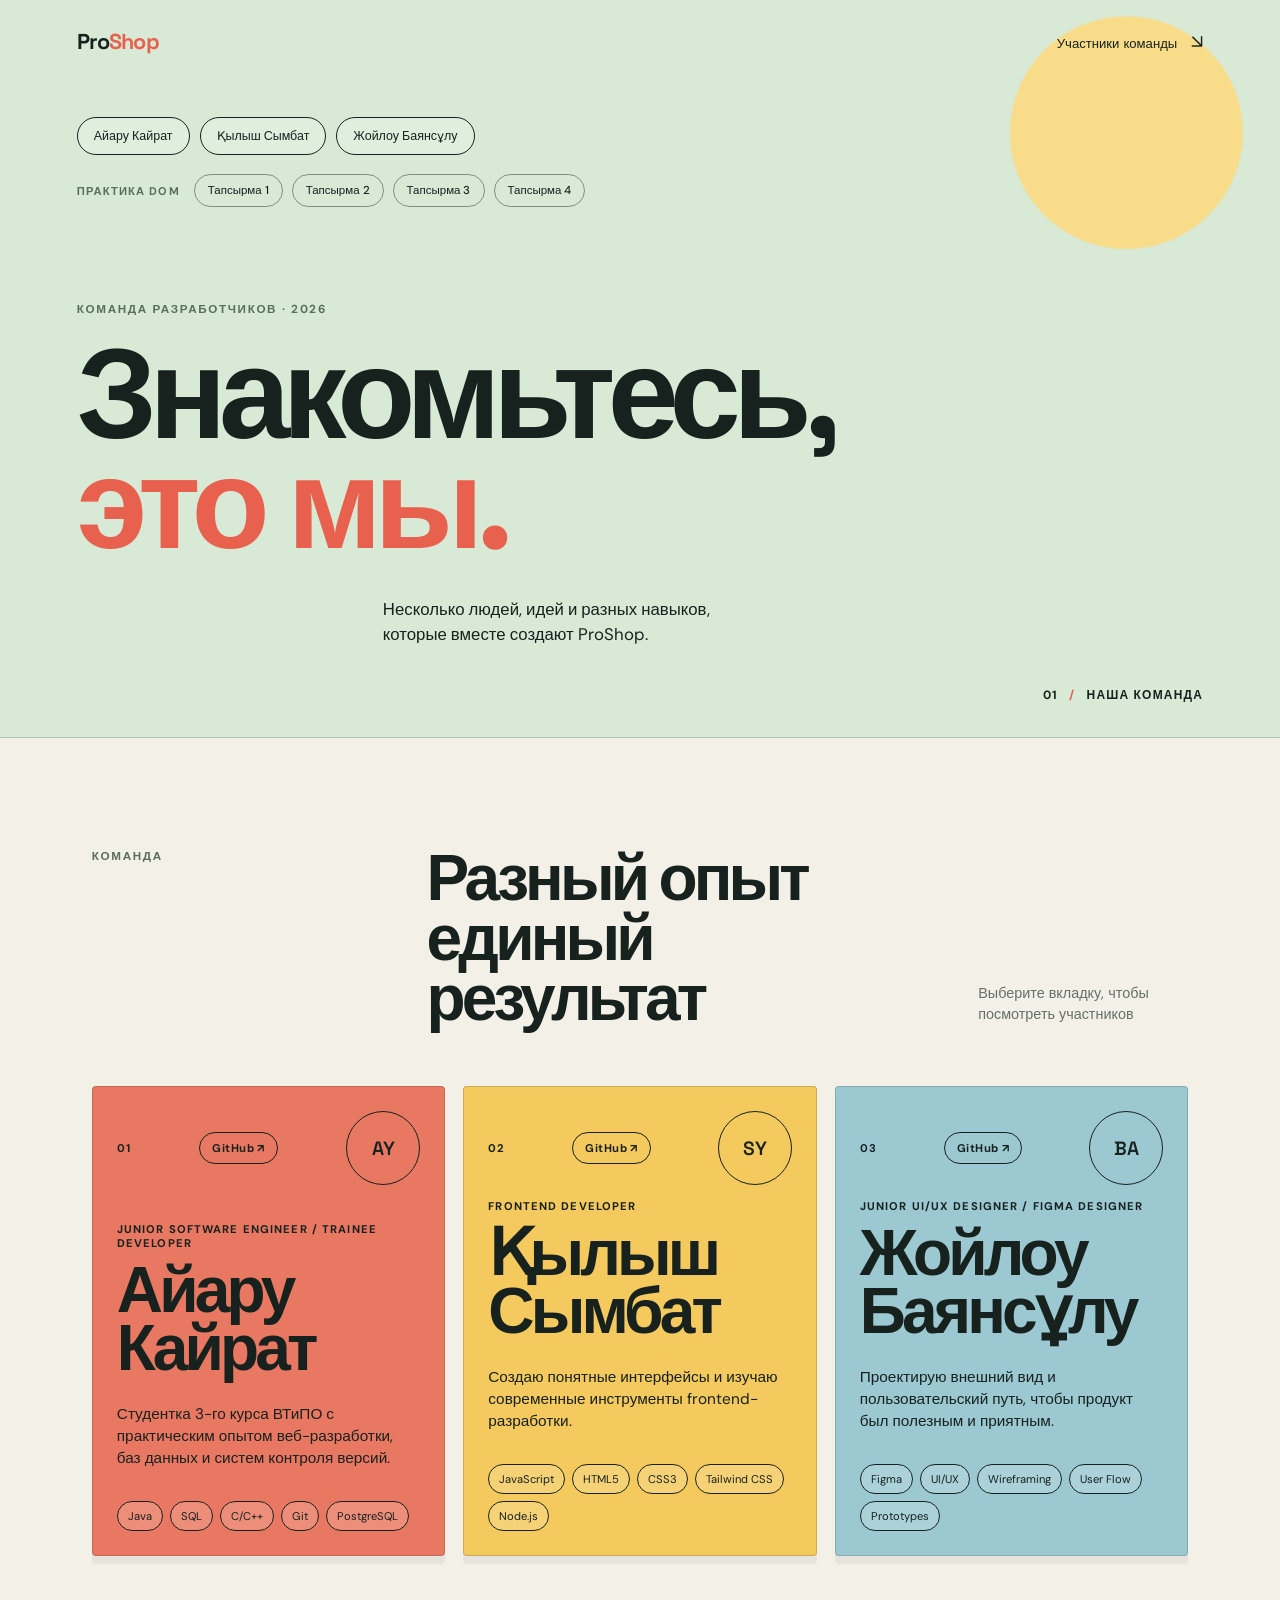
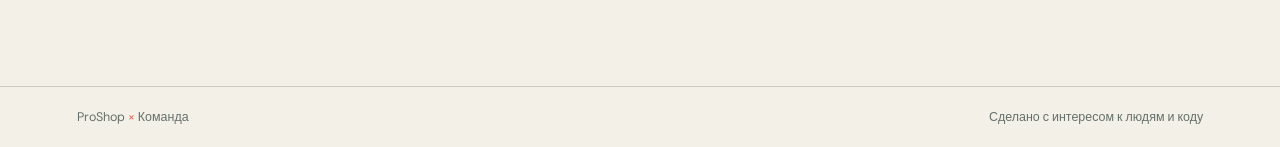
<file: index.html>
<!DOCTYPE html>
<html lang="ru">
<head>
    <meta charset="UTF-8">
    <meta name="viewport" content="width=device-width, initial-scale=1.0">
    <meta name="description" content="Страница-портфолио участников команды ProShop">
    <title>Наша команда | ProShop</title>
    <link rel="preconnect" href="https://fonts.googleapis.com">
    <link rel="preconnect" href="https://fonts.gstatic.com" crossorigin>
    <link href="https://fonts.googleapis.com/css2?family=DM+Sans:wght@400;500;700&family=Space+Grotesk:wght@500;600;700&display=swap" rel="stylesheet">
    <link rel="stylesheet" href="styles.css?v=counts-2">
</head>
<body>
    <header class="hero">
        <nav class="navigation" aria-label="Основная навигация">
            <a class="logo" href="./index.html">Pro<span>Shop</span></a>
            <a class="nav-link" href="#team">Участники команды <span>↘</span></a>
        </nav>
        <nav id="member-tabs" class="member-tabs" aria-label="Резюме участников"></nav>
        <nav id="task-tabs" class="task-tabs" aria-label="Учебные задания">
            <span class="tabs-label">Практика DOM</span>
            <button class="task-tab" type="button" data-task="task-1">Тапсырма 1</button>
            <button class="task-tab" type="button" data-task="task-2">Тапсырма 2</button>
            <button class="task-tab" type="button" data-task="task-3">Тапсырма 3</button>
            <button class="task-tab" type="button" data-task="task-4">Тапсырма 4</button>
        </nav>
        <div class="hero-content">
            <p class="eyebrow">Команда разработчиков · 2026</p>
            <h1>Знакомьтесь,<br><em>это мы.</em></h1>
            <p class="intro">Несколько людей, идей и разных навыков, которые вместе создают ProShop.</p>
        </div>
        <div class="hero-note">01 <span>/</span> Наша команда</div>
    </header>

    <main id="team" class="team-section">
        <div class="section-heading">
            <p class="eyebrow">Команда</p>
            <h2>Разный опыт<br>единый результат</h2>
            <p class="section-description">Выберите вкладку, чтобы посмотреть участников</p>
        </div>


        <div id="team-list" class="team-list" aria-live="polite"></div>
    </main>

    <main id="resume-view" class="resume-main" hidden aria-live="polite"></main>
    <main id="tasks-view" class="resume-main tasks-main" hidden aria-live="polite"></main>

    <footer class="footer">
        <p>ProShop <span>×</span> Команда</p>
        <p>Сделано с интересом к людям и коду</p>
    </footer>

    <script type="module" src="team.js?v=counts-3"></script>
</body>
</html>
</file>
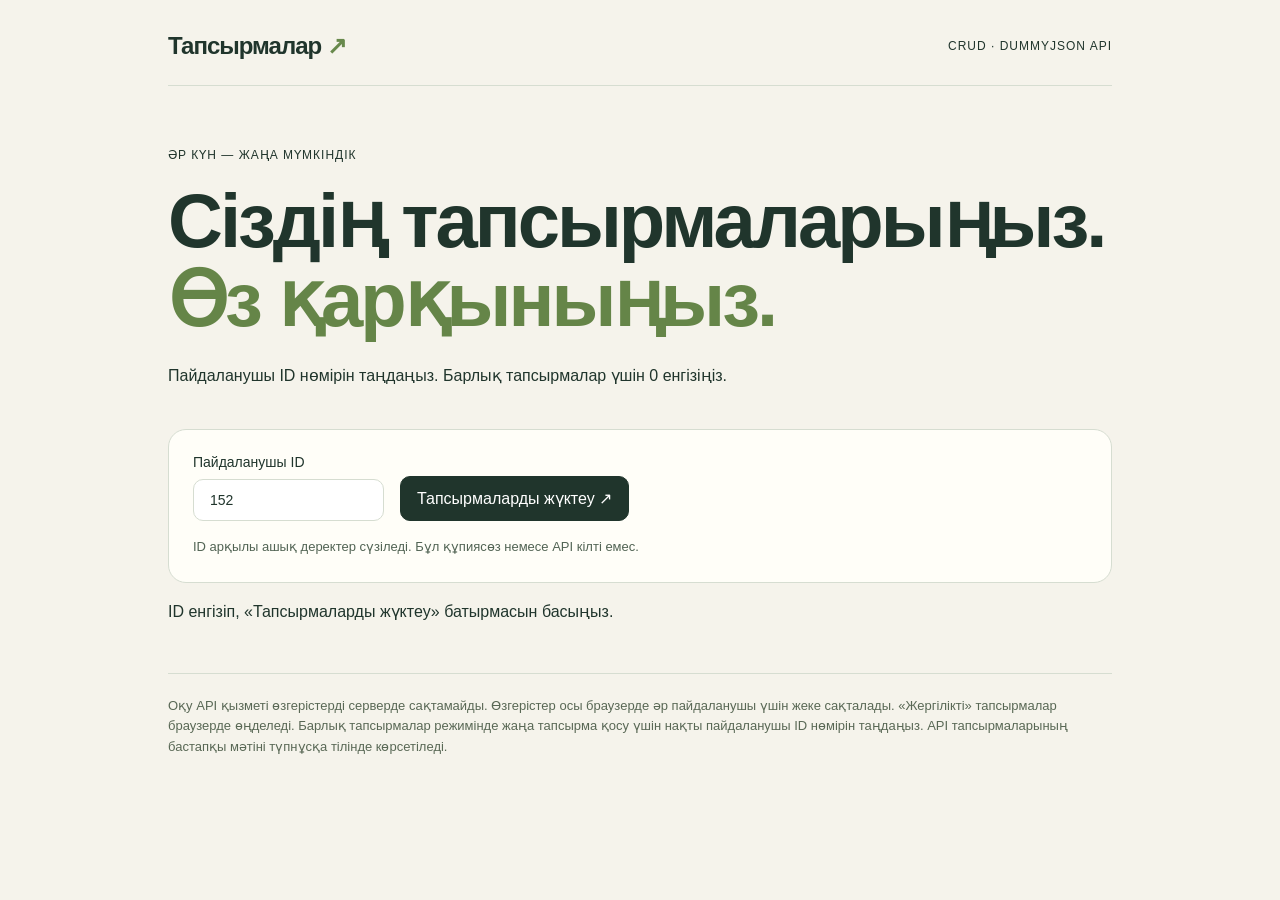
<file: todo-tracker/index.html>
<!DOCTYPE html>
<html lang="kk">
<head>
    <meta charset="UTF-8">
    <meta name="viewport" content="width=device-width, initial-scale=1">
    <title>Тапсырмалар тақтасы</title>
    <link rel="stylesheet" href="styles.css">
    <script src="app.js" defer></script>
</head>
<body>
    <main>
        <header><span class="brand">Тапсырмалар <span>↗</span></span><span class="tag">CRUD · DummyJSON API</span></header>
        <section class="intro"><p class="eyebrow">Әр күн — жаңа мүмкіндік</p><h1>Сіздің тапсырмаларыңыз.<br><span>Өз қарқыныңыз.</span></h1><p>Пайдаланушы ID нөмірін таңдаңыз. Барлық тапсырмалар үшін 0 енгізіңіз.</p></section>
        <form id="user-form" class="panel user-panel">
            <label>Пайдаланушы ID<input id="user-id" type="number" min="0" max="9007199254740991" step="1" value="152" required></label>
            <button type="submit">Тапсырмаларды жүктеу ↗</button>
            <p>ID арқылы ашық деректер сүзіледі. Бұл құпиясөз немесе API кілті емес.</p>
        </form>
        <p id="message" role="status" aria-live="polite">ID енгізіп, «Тапсырмаларды жүктеу» батырмасын басыңыз.</p>
        <section id="workspace" hidden>
            <div class="heading"><h2 id="owner"></h2><span id="stats"></span></div>
            <progress id="progress" max="1" value="0" aria-label="Орындалған тапсырмалар"></progress>
            <button id="open-add-dialog" type="button">Жаңа тапсырма қосу ＋</button>
            <div class="list-controls">
                <label class="filter">Сұрыптау <select id="sort">
                    <option value="default">Бастапқы рет</option>
                    <option value="az">Әліпби бойынша (А → Я)</option>
                    <option value="za">Әліпби бойынша (Я → А)</option>
                    <option value="user">Пайдаланушы ID бойынша</option>
                    <option value="open">Алдымен орындалмаған</option>
                    <option value="done">Алдымен орындалған</option>
                </select></label>
                <label class="filter">Күйі <select id="status-filter">
                    <option value="all">Барлық тапсырмалар</option>
                    <option value="open">Орындалмаған</option>
                    <option value="done">Орындалған</option>
                </select></label>
            </div>

            <ul id="todos"></ul>
            <p id="empty" hidden>Тапсырмалар жоқ. Алғашқы тапсырманы қосыңыз!</p>
        </section>
        <footer>Оқу API қызметі өзгерістерді серверде сақтамайды. Өзгерістер осы браузерде әр пайдаланушы үшін жеке сақталады. «Жергілікті» тапсырмалар браузерде өңделеді. Барлық тапсырмалар режимінде жаңа тапсырма қосу үшін нақты пайдаланушы ID нөмірін таңдаңыз. API тапсырмаларының бастапқы мәтіні түпнұсқа тілінде көрсетіледі.</footer>
    </main>
    <dialog id="edit-dialog" aria-labelledby="edit-title">
        <form id="edit-form">
            <h2 id="edit-title">Тапсырманы өзгерту</h2>
            <p id="edit-owner"></p>
            <label for="edit-text">Тапсырма мәтіні</label>
            <textarea id="edit-text" maxlength="300" rows="4" required></textarea>
            <p id="edit-error" role="alert"></p>
            <div class="input-row">
                <button type="submit">Сақтау</button>
                <button id="cancel-edit" type="button" class="secondary">Бас тарту</button>
            </div>
        </form>
    </dialog>
    <dialog id="add-dialog" aria-labelledby="add-title">
        <form id="todo-form">
            <div class="add-dialog-heading">
                <h2 id="add-title">Жаңа тапсырма</h2>
                <button id="close-add" class="dialog-close" type="button" aria-label="Жабу">×</button>
            </div>
            <label for="todo-text">Тапсырма мәтіні</label>
            <textarea id="todo-text" placeholder="Не істеу керек?" maxlength="300" rows="3" required></textarea>
            <label for="assignee">Орындаушы</label>
            <select id="assignee" required></select>
            <label for="new-status">Тапсырма күйі</label>
            <select id="new-status">
                <option value="false">Орындалмаған</option>
                <option value="true">Орындалған</option>
            </select>
            <p id="add-error" role="alert"></p>
            <div class="input-row">
                <button type="submit">Қосу</button>
                <button id="cancel-add" type="button" class="secondary">Бас тарту</button>
            </div>
        </form>
    </dialog>
    <dialog id="profile-dialog" class="profile-dialog" aria-labelledby="profile-title">
        <div class="profile-dialog-topbar">
            <button id="close-profile" class="dialog-close" type="button" aria-label="Жабу">×</button>
        </div>
        <div class="profile-layout">
            <aside class="profile-info-column">
                <div class="profile-heading">
                    <img id="profile-avatar" class="profile-avatar" alt="" hidden>
                    <div>
                        <h2 id="profile-title"></h2>
                        <p id="profile-info"></p>
                    </div>
                </div>
                <button id="profile-add-task" class="profile-add-task" type="button">Осы пайдаланушыға тапсырма қосу ＋</button>
                <ul id="profile-details" class="profile-details"></ul>
            </aside>
            <div class="profile-task-column">
                <h2 class="profile-tasks-title">Тапсырмалары</h2>
                <section>
                    <h3>Орындалған тапсырмалар</h3>
                    <ul id="profile-done" class="profile-tasks"></ul>
                    <p id="profile-done-empty" hidden>Орындалған тапсырмалар жоқ.</p>
                </section>
                <section>
                    <h3>Орындалмаған тапсырмалар</h3>
                    <ul id="profile-open" class="profile-tasks"></ul>
                    <p id="profile-open-empty" hidden>Орындалмаған тапсырмалар жоқ.</p>
                </section>
            </div>
        </div>
    </dialog>
</body>
</html>
</file>
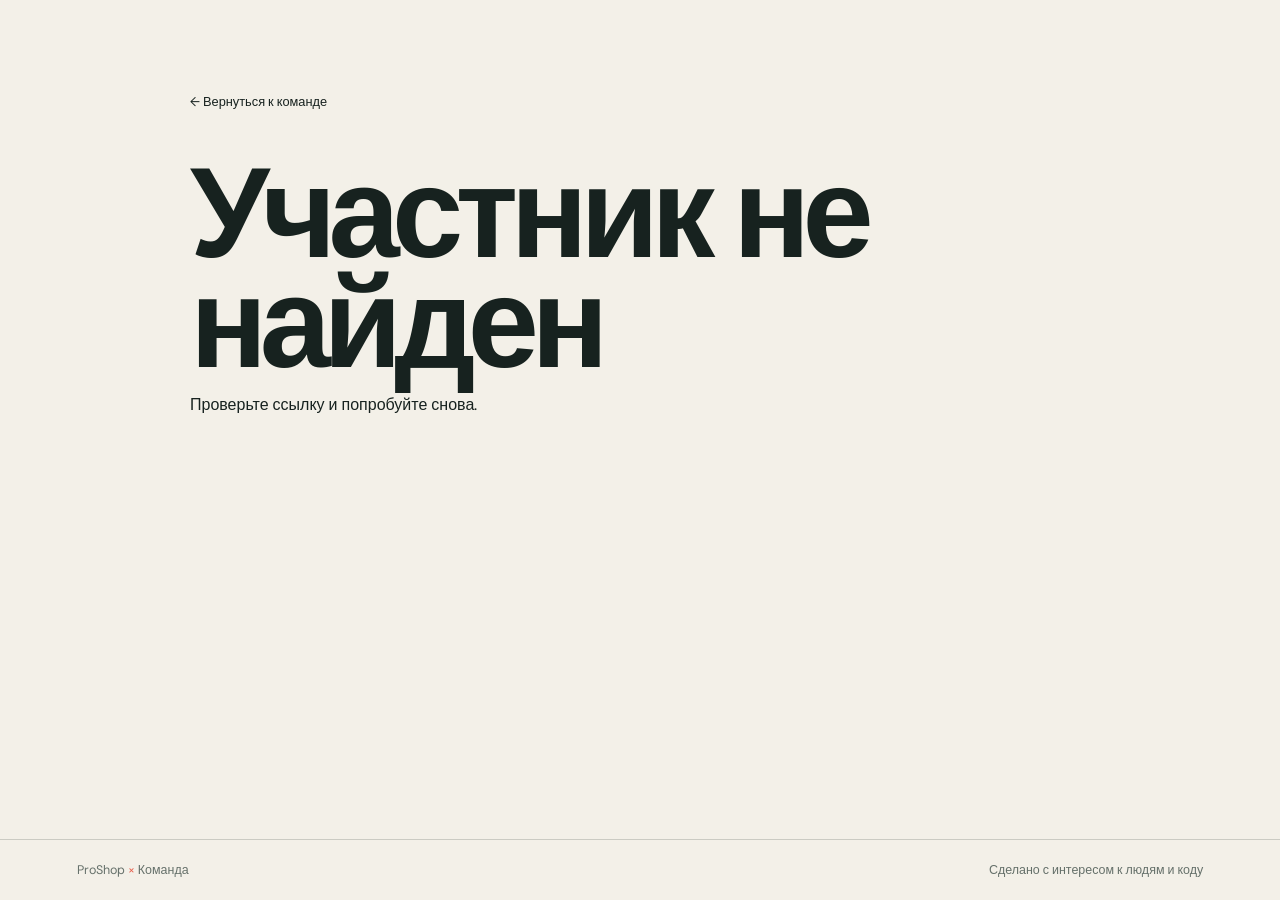
<file: resume.html>
<!DOCTYPE html>
<html lang="ru">
<head>
    <meta charset="UTF-8">
    <meta name="viewport" content="width=device-width, initial-scale=1.0">
    <meta name="description" content="Резюме участника команды ProShop">
    <title>Резюме | ProShop</title>
    <link rel="preconnect" href="https://fonts.googleapis.com">
    <link rel="preconnect" href="https://fonts.gstatic.com" crossorigin>
    <link href="https://fonts.googleapis.com/css2?family=DM+Sans:wght@400;500;700&family=Space+Grotesk:wght@500;600;700&display=swap" rel="stylesheet">
    <link rel="stylesheet" href="styles.css">
</head>
<body class="resume-page">
    <main id="resume" class="resume-main" aria-live="polite"></main>
    <footer class="footer">
        <p>ProShop <span>×</span> Команда</p>
        <p>Сделано с интересом к людям и коду</p>
    </footer>
    <script type="module" src="resume.js"></script>
</body>
</html>
</file>
<file: styles.css>
:root {
    --ink: #17221f;
    --paper: #f3f0e8;
    --green: #d8e9d5;
    --line: rgba(23, 34, 31, 0.18);
    --accent: #e7614e;
}

* { box-sizing: border-box; }
[hidden] { display: none !important; }
html { scroll-behavior: smooth; }
body { margin: 0; color: var(--ink); background: var(--paper); font-family: 'DM Sans', sans-serif; }
.hero { min-height: 82vh; padding: 28px 6vw 34px; display: flex; flex-direction: column; justify-content: space-between; position: relative; overflow: hidden; background: radial-gradient(circle at 88% 18%, #f8dc8a 0, #f8dc8a 9%, transparent 9.2%), var(--green); border-bottom: 1px solid var(--line); }
.hero > * { position: relative; }
.navigation { display: flex; justify-content: space-between; align-items: center; }
.logo { color: var(--ink); font: 700 1.35rem 'Space Grotesk', sans-serif; text-decoration: none; letter-spacing: -0.04em; }
.logo span { color: var(--accent); }
.nav-link { color: var(--ink); font-size: 0.82rem; text-decoration: none; border-bottom: 1px solid transparent; transition: border-color 180ms ease; }
.nav-link:hover { border-color: var(--ink); }
.nav-link span { margin-left: 10px; font-size: 1.2rem; }
.member-tabs { display: flex; flex-wrap: wrap; gap: 10px; margin-top: 58px; }
.member-tab { padding: 10px 16px; border: 1px solid var(--ink); border-radius: 999px; color: var(--ink); background: rgba(255, 255, 255, 0.2); cursor: pointer; font: 500 0.78rem 'DM Sans', sans-serif; transition: background 180ms ease, transform 180ms ease; }
.member-tab:hover { background: rgba(255, 255, 255, 0.65); transform: translateY(-2px); }
.member-tab:focus-visible { outline: 3px solid var(--accent); outline-offset: 3px; }
.task-tabs { display: flex; align-items: center; flex-wrap: wrap; gap: 9px; margin-top: 16px; }
.tabs-label { margin-right: 5px; color: #56705b; font-size: 0.7rem; font-weight: 700; letter-spacing: 0.1em; text-transform: uppercase; }
.task-tab { padding: 8px 13px; border: 1px solid rgba(23, 34, 31, 0.45); border-radius: 999px; color: var(--ink); background: transparent; cursor: pointer; font: 500 0.72rem 'DM Sans', sans-serif; }
.task-tab:hover { background: rgba(255, 255, 255, 0.5); }
.hero-content { max-width: 850px; padding: 10vh 0 4vh; }
.eyebrow { margin: 0 0 22px; color: #56705b; font-size: 0.73rem; font-weight: 700; letter-spacing: 0.14em; text-transform: uppercase; }
h1, h2, h3 { margin: 0; font-family: 'Space Grotesk', sans-serif; letter-spacing: -0.06em; }
h1 { font-size: clamp(4rem, 10vw, 9.5rem); line-height: 0.86; }
h1 em { color: var(--accent); font-style: normal; }
.intro { max-width: 360px; margin: 38px 0 0 36%; font-size: 1.05rem; line-height: 1.5; }
.hero-note { align-self: flex-end; font-size: 0.75rem; font-weight: 700; letter-spacing: 0.1em; text-transform: uppercase; }
.hero-note span { margin: 0 7px; color: var(--accent); }
.team-section { max-width: 1250px; margin: 0 auto; padding: 110px 6vw 130px; }
.section-heading { display: grid; grid-template-columns: 1fr 1.4fr 1fr; align-items: end; gap: 30px; margin-bottom: 58px; }
.section-heading .eyebrow { align-self: start; }
h2 { font-size: clamp(2.6rem, 5vw, 5rem); line-height: 0.94; }
.section-description { max-width: 210px; margin: 0 0 4px auto; color: #65706a; font-size: 0.9rem; line-height: 1.45; }
.team-list { display: grid; grid-template-columns: repeat(3, 1fr); gap: 18px; }
.member-card { min-height: 470px; padding: 24px; display: flex; flex-direction: column; justify-content: space-between; border: 1px solid var(--line); border-radius: 4px; box-shadow: 0 8px 0 rgba(23, 34, 31, 0.05); animation: reveal 700ms both; animation-delay: var(--delay); transition: transform 180ms ease, box-shadow 180ms ease; }
.member-card { cursor: pointer; }
.member-card:focus-visible { outline: 3px solid var(--accent); outline-offset: 5px; }
.member-card:hover { transform: translateY(-7px) rotate(-0.4deg); box-shadow: 0 16px 0 rgba(23, 34, 31, 0.08); }
.member-card.coral { background: #e97862; }
.member-card.yellow { background: #f4c95d; }
.member-card.blue { background: #9bc8d1; }
.card-top, .skills { display: flex; justify-content: space-between; align-items: center; }
.github-link { color: inherit; font-size: 0.7rem; font-weight: 700; letter-spacing: 0.04em; text-decoration: none; }
.github-link:hover { text-decoration: underline; text-underline-offset: 4px; }
.github-button { display: inline-block; padding: 8px 12px; border: 1px solid currentColor; border-radius: 999px; }
.github-button:hover { color: var(--ink); background: rgba(255, 255, 255, 0.45); text-decoration: none; }
.member-number, .member-role { font-size: 0.7rem; font-weight: 700; letter-spacing: 0.1em; text-transform: uppercase; }
.member-initials { width: 74px; height: 74px; display: grid; place-items: center; border: 1px solid var(--ink); border-radius: 50%; font: 600 1.2rem 'Space Grotesk', sans-serif; }
.member-role { margin-bottom: 12px; }
h3 { font-size: clamp(2.5rem, 5vw, 4.5rem); line-height: 0.9; }
.member-link { color: inherit; text-decoration: none; }
.member-link:hover { text-decoration: underline; text-decoration-thickness: 2px; text-underline-offset: 7px; }
.member-about { max-width: 300px; margin: 25px 0 32px; font-size: 0.96rem; line-height: 1.45; }
.skills { justify-content: flex-start; flex-wrap: wrap; gap: 7px; }
.skills span { padding: 7px 10px; border: 1px solid var(--ink); border-radius: 20px; background: rgba(255, 255, 255, 0.16); font-size: 0.7rem; }
.footer { padding: 22px 6vw; display: flex; justify-content: space-between; border-top: 1px solid var(--line); color: #65706a; font-size: 0.78rem; }
.footer p { margin: 0; }
.footer span { color: var(--accent); }
.resume-page { min-height: 100vh; display: flex; flex-direction: column; }
.resume-main { width: min(900px, 88vw); margin: 0 auto; padding: 90px 0 120px; flex: 1; }
.back-link { display: inline-block; margin-bottom: 48px; color: var(--ink); font-size: 0.8rem; text-decoration: none; }
.back-button { padding: 0; border: 0; background: none; cursor: pointer; font: inherit; }
.back-link:hover { text-decoration: underline; }
.resume-heading { display: flex; align-items: end; justify-content: space-between; gap: 40px; margin-bottom: 70px; padding: 30px 34px; border: 1px solid var(--line); border-radius: 4px; box-shadow: 0 8px 0 rgba(23, 34, 31, 0.05); }
.resume-heading-text { min-width: 0; }
.resume-photo { width: 170px; height: 210px; display: grid; place-items: center; flex: 0 0 auto; border: 1px dashed var(--ink); object-fit: cover; }
.resume-photo-placeholder { align-content: center; gap: 10px; background: rgba(255, 255, 255, 0.2); text-align: center; }
.resume-photo-placeholder span { font: 600 1.45rem/0.95 'Space Grotesk', sans-serif; }
.resume-photo-placeholder small { font-size: 0.68rem; line-height: 1.35; }
.resume-heading h1 { font-size: clamp(3.5rem, 9vw, 8rem); }
.resume-role { margin: 0 0 14px; color: #56705b; font-size: 0.75rem; font-weight: 700; letter-spacing: 0.13em; text-transform: uppercase; }
.resume-contact { display: flex; flex-wrap: wrap; gap: 7px 16px; max-width: 650px; margin: 28px 0 0; padding: 0; list-style: none; font-size: 0.76rem; line-height: 1.4; }
.resume-github { display: inline-block; margin-top: 18px; font-size: 0.8rem; }
.tasks-main { max-width: 900px; }
.task-heading { margin-bottom: 54px; padding: 34px; border: 1px solid var(--line); border-radius: 4px; box-shadow: 0 8px 0 rgba(23, 34, 31, 0.05); }
.task-heading h1 { font-size: clamp(3.5rem, 8vw, 7rem); }
.task-heading p:last-child { max-width: 420px; margin: 24px 0 0; line-height: 1.5; }
.task-content h2 { margin: 34px 0 18px; font-size: 1.45rem; letter-spacing: -0.03em; }
.task-playground { padding: 25px; border: 1px solid var(--line); background: rgba(255, 255, 255, 0.28); }
.task-playground p { margin: 0 0 14px; font-size: 1.1rem; }
.old-element { padding: 12px; border: 1px dashed var(--line); color: #65706a; }
.new-div { margin: 12px 6vw; padding: 12px 18px; border: 1px solid var(--ink); border-radius: 4px; background: #d8e9d5; text-align: center; }
.click-paragraph { margin: 20px 0 0 !important; cursor: pointer; }
.click-paragraph.changed { color: var(--accent); font-size: 1.25rem; }
.task-hint, .class-output { color: #65706a; font-size: 0.85rem; line-height: 1.5; }
.task-explanation { display: grid; gap: 12px; padding-left: 22px; color: #4f5d57; line-height: 1.5; }
.class-demo { padding: 24px; border: 1px solid var(--line); background: rgba(255, 255, 255, 0.3); transition: background 180ms ease, transform 180ms ease; }
.class-demo.active { background: #f4c95d; transform: translateX(8px); }
.task-action { margin-top: 16px; padding: 10px 15px; border: 1px solid var(--ink); border-radius: 999px; background: var(--ink); color: var(--paper); cursor: pointer; font: inherit; }
.task-action:hover { background: var(--accent); border-color: var(--accent); }
.table-controls { display: flex; flex-wrap: wrap; align-items: end; gap: 16px; }
.table-controls label { display: grid; gap: 8px; }
.table-controls input, #cell-color { padding: 10px; border: 1px solid var(--line); border-radius: 6px; background: var(--paper); color: var(--ink); font: inherit; }
.table-controls input { width: 150px; }
.table-scroll { overflow-x: auto; margin-top: 20px; }
.color-counts { display: flex; flex-wrap: wrap; gap: 12px; margin-top: 18px; }
.color-count { display: inline-flex; align-items: center; gap: 6px; padding: 10px 14px; border: 1px solid var(--line); border-radius: 12px; }
.color-dot { width: 14px; height: 14px; border-radius: 50%; flex-shrink: 0; }
.color-dot.coral { background: #e97862; }
.color-dot.yellow { background: #f4c95d; }
.color-dot.blue { background: #9bc8d1; }
.practice-table { border-collapse: collapse; }
.practice-table caption { text-align: left; padding-bottom: 12px; }
.practice-table td { padding: 0; border: 1px solid var(--line); }
.practice-table button { width: 54px; height: 48px; border: 0; background: transparent; color: inherit; cursor: pointer; font: inherit; }
.practice-table td[data-color="coral"] { background: #e97862; color: #17221f; }
.practice-table td[data-color="yellow"] { background: #f4c95d; color: #17221f; }
.practice-table td[data-color="blue"] { background: #9bc8d1; color: #17221f; }
button:focus-visible, select:focus-visible, input:focus-visible { outline: 3px solid var(--accent); outline-offset: 3px; }
body.dark-theme { --ink: #f3f0e8; --paper: #19221f; --green: #293b30; --line: rgba(243, 240, 232, 0.3); --accent: #ffa18d; color-scheme: dark; }
.dark-theme .hero { background: var(--green); }
.dark-theme .member-card.coral { background: #683c32; }
.dark-theme .member-card.yellow { background: #584b25; }
.dark-theme .member-card.blue { background: #2c5058; }
.dark-theme .eyebrow, .dark-theme .tabs-label, .dark-theme .section-description,
.dark-theme .footer, .dark-theme .resume-role, .dark-theme .resume-block p,
.dark-theme .resume-list, .dark-theme .task-hint, .dark-theme .class-output,
.dark-theme .task-explanation { color: #c5d5c9; }
.dark-theme .task-tab { border-color: var(--line); }
.dark-theme .new-div { background: var(--green); }
.dark-theme .task-playground, .dark-theme .class-demo { background: #293b30; }
.dark-theme .class-demo.active { background: #584b25; }
.dark-theme .member-tab:hover, .dark-theme .task-tab:hover, .dark-theme .github-button:hover { background: #3d5145; }
.resume-grid { display: grid; grid-template-columns: 1fr 1fr; gap: 54px 70px; }
.resume-block-wide { grid-column: 1 / -1; }
.resume-block h2 { margin-bottom: 17px; font-size: 1.4rem; letter-spacing: -0.03em; }
.resume-block p { max-width: 440px; margin: 0; color: #4f5d57; line-height: 1.65; }
.resume-list { display: grid; gap: 10px; margin: 0; padding-left: 19px; color: #4f5d57; line-height: 1.5; }
.resume-details { display: grid; gap: 16px; }
.resume-detail { display: grid; grid-template-columns: minmax(150px, 0.35fr) 1fr; gap: 25px; padding-bottom: 14px; border-bottom: 1px solid var(--line); }
.resume-detail strong { font-size: 0.82rem; }
.resume-detail p { max-width: none; }
.resume-skills { display: flex; flex-wrap: wrap; gap: 8px; }
.resume-skills span { padding: 8px 12px; border: 1px solid var(--ink); border-radius: 20px; font-size: 0.75rem; }
@keyframes reveal { from { opacity: 0; transform: translateY(20px); } to { opacity: 1; transform: translateY(0); } }
@media (prefers-reduced-motion: reduce) {
    html { scroll-behavior: auto; }
    .member-card { animation: none; transition: none; }
    .member-card:hover { transform: none; }
}
@media (max-width: 760px) {
    .hero { min-height: 720px; padding: 22px 7vw 28px; }
    .hero-content { padding: 16vh 0 5vh; }
    .member-tabs { margin-top: 38px; }
    .intro { margin: 34px 0 0; }
    .section-heading { display: block; }
    .section-description { margin: 24px 0 0; }
    .team-list { grid-template-columns: 1fr; }
    .member-card { min-height: 390px; }
    .resume-main { padding: 55px 0 80px; }
    .resume-heading { display: block; margin-bottom: 45px; padding: 24px; }
    .resume-photo { margin: 30px 0 0; }
    .resume-grid { grid-template-columns: 1fr; gap: 35px; }
    .resume-block-wide { grid-column: auto; }
    .resume-detail { grid-template-columns: 1fr; gap: 6px; }
    .footer { display: block; line-height: 1.8; }
}




/* ===== ТАПСЫРМАЛАР СТИЛІ ===== */
.task-box {
  background: #fff;
  border-radius: 20px;
  padding: 32px;
  max-width: 560px;
  margin: 40px auto 0;
  border: 1px solid var(--line);
  box-shadow: 0 10px 30px rgba(23, 34, 31, 0.06);
}

.dark-theme .task-box, .dark-theme .task-block, .dark-theme .style-p, .dark-theme .toggle-element { background: var(--green); color: var(--ink); }
.dark-theme .task-subtitle, .dark-theme .small, .dark-theme .hint { color: #c5d5c9; }
.dark-theme .toggle-element.active { background: #584b25; }
.dark-theme .task-block h3 { color: #a8c5ff; }
.task-box h2 {
  font-family: 'Space Grotesk', sans-serif;
  font-size: 1.8rem;
  margin-bottom: 20px;
}

.task-btn {
  margin-top: 16px;
  padding: 10px 22px;
  border: none;
  border-radius: 999px;
  background: #2e4a3e;
  color: #fff;
  font-size: 0.95rem;
  font-family: 'DM Sans', sans-serif;
  cursor: pointer;
  transition: background 0.2s;
}

.task-btn:hover {
  background: #1e3329;
}

.toggle-element {
  padding: 16px 20px;
  border-radius: 12px;
  background: #f0ece4;
  border: 2px solid transparent;
  cursor: pointer;
  margin: 16px 0;
  transition: 0.25s;
  font-size: 0.95rem;
}

.toggle-element.active {
  background: #d8e9d5;
  border-color: #2e4a3e;
  font-weight: 600;
}

.new-div {
  margin: 12px 0;
  padding: 12px 16px;
  background: #e8f5e9;
  border-radius: 10px;
  font-weight: 500;
  border: 1px solid #c8e6c9;
}

#class-list {
  margin-top: 16px;
  padding: 12px;
  background: #f8f6f1;
  border-radius: 10px;
  font-size: 0.9rem;
  color: #444;
}
.task-subtitle {
  color: #65706a;
  font-size: 0.95rem;
  margin-bottom: 28px;
  line-height: 1.5;
}

.task-block {
  background: #f8f6f1;
  border-radius: 14px;
  padding: 20px;
  margin-bottom: 18px;
  border: 1px solid var(--line);
}

.task-block h3 {
  font-size: 1rem;
  margin-bottom: 10px;
  font-family: 'Space Grotesk', sans-serif;
}

.style-p {
  padding: 12px;
  background: #fff;
  border-radius: 8px;
  margin: 10px 0;
  border: 1px dashed #ccc;
}

.hint {
  font-size: 0.82rem;
  color: #888;
  margin-top: 8px;
}

.old-element {
  padding: 10px 14px;
  background: #eee;
  border-radius: 8px;
  margin: 10px 0;
}
.task-box.wide {
  max-width: 920px;
  margin: 0 auto;
}

.task-grid {
  display: grid;
  grid-template-columns: 1fr 1fr;
  gap: 18px;
}

.task-block .small {
  font-size: 0.85rem;
  color: #666;
  margin-bottom: 10px;
}

.new-div-preview {
  margin-top: 12px;
  padding: 12px 16px;
  background: #e8f5e9;
  border-radius: 10px;
  font-weight: 500;
  border: 1px solid #c8e6c9;
}

@media (max-width: 700px) {
  .task-grid {
    grid-template-columns: 1fr;
  }
}
.task-box.full-width {
  max-width: none;
  width: 100%;
  margin: 40px 0 0;
}

.task-grid {
  display: grid;
  grid-template-columns: 1fr 1fr;
  gap: 18px;
}

.task-block {
  background: #f8f6f1;
  border-radius: 14px;
  padding: 22px 24px;
  border: 1px solid var(--line);
}

.task-block h3 {
  font-size: 1.05rem;
  margin: 0 0 10px;
  font-family: 'Space Grotesk', sans-serif;
}

.task-block .small {
  font-size: 0.87rem;
  color: #666;
  margin-bottom: 12px;
}

.style-p {
  padding: 14px 16px;
  background: #fff;
  border-radius: 10px;
  margin: 12px 0;
  border: 1px dashed #ccc;
}

.new-div-preview {
  margin-top: 14px;
  padding: 12px 16px;
  background: #e8f5e9;
  border-radius: 10px;
  font-weight: 500;
  border: 1px solid #c8e6c9;
}

.old-element {
  padding: 12px 16px;
  background: #eee;
  border-radius: 8px;
  margin: 12px 0;
}

@media (max-width: 700px) {
  .task-grid {
    grid-template-columns: 1fr;
  }
}

/* ===== ТҮЗЕТУ: суреттегідей — блоктар бір бағанда, толық енде, астыастына тұрады ===== */
/* team-section әдетте max-width: 1250px болғандықтан, тапсырма ашылғанда
   сол шектеуді алып тастаймыз — блок толық экранды алады */
.team-section:has(.task-box) {
  max-width: none;
  padding-left: 0;
  padding-right: 0;
}

/* НАҒЫЗ СЕБЕП: .task-box #team-list ішінде тұр, ал #team-list элементі
   .team-list класы арқылы 3 бағанды grid болып тұр (grid-template-columns:
   repeat(3, 1fr)). Сондықтан .task-box сол grid-тің тек 1 бағанасын ғана
   алып, ені жалпы ораммен шектеліп қалады. Тапсырма ашық кезде grid-ті
   өшіріп, task-box-ты толық ені бойынша соза аламыз. */
.team-list:has(.task-box) {
  display: block;
}

.task-box {
  grid-column: 1 / -1;
}

.task-box {
  max-width: none;
  width: 100%;
  margin: 40px 0 0;
  padding: 32px 6vw;
  border-radius: 0;
}

.task-box h2 {
  text-align: left;
  font-size: 1.6rem;
  margin-bottom: 28px;
}

/* Грид емес, вертикаль тізбек — суреттегідей */
.task-grid {
  display: flex;
  flex-direction: column;
  gap: 26px;
}

.task-block {
  width: 100%;
  padding: 24px 26px;
  background: transparent;
  border: none;
  border-bottom: 1px solid var(--line);
  padding-bottom: 26px;
}

.task-block:last-child {
  border-bottom: none;
}

.task-block h3 {
  color: #2f5fd6;
  font-size: 1rem;
  font-weight: 700;
  margin-bottom: 14px;
}

/* Суреттегідей көк, толық енді батырмалар */
.task-btn {
  display: block;
  width: 100%;
  background: #2f6fed;
  border-radius: 10px;
  padding: 13px 20px;
  font-weight: 600;
}

.task-btn:hover {
  background: #244fb0;
}

/* Жойылатын ескі элементті ерекшелеп көрсету (сурет бойынша қызғылт жол) */
.old-element {
  background: #fbe4e2;
  border: 1px solid #f3b9b4;
  color: #8a2f27;
  padding: 14px 16px;
  border-radius: 8px;
  margin-bottom: 14px;
}

@media (max-width: 760px) {
  .task-box {
    padding: 22px;
  }
}
</file>
<file: todo-tracker/styles.css>
:root { color-scheme: light; --ink: #20352c; --paper: #f5f3eb; --line: #d6ddd1; --accent: #c9e7aa; --card: #fffefa; --muted: #718075; }
* { box-sizing: border-box; }
[hidden] { display: none !important; }
body { margin: 0; background: var(--paper); color: var(--ink); font-family: Arial, sans-serif; }
main { max-width: 1000px; margin: auto; padding: 32px 28px 50px; }
header, .heading { display: flex; align-items: center; justify-content: space-between; gap: 20px; }
header { padding-bottom: 25px; border-bottom: 1px solid var(--line); }
.brand { font-size: 24px; font-weight: 800; letter-spacing: -1px; }
.brand span { color: #68894c; }
.tag, .eyebrow { font-size: 12px; letter-spacing: 1px; text-transform: uppercase; }
.intro { padding: 48px 0 24px; }
h1 { font-size: clamp(42px, 7vw, 76px); line-height: 1.04; letter-spacing: -3px; margin: 16px 0 24px; }
h1 span { color: #658548; }
h2 { font-size: 24px; }
p, footer { line-height: 1.6; }
.panel { background: #fffef8; padding: 24px; border: 1px solid var(--line); border-radius: 18px; }
.user-panel { display: flex; flex-wrap: wrap; gap: 16px; align-items: end; }
.user-panel p { flex-basis: 100%; margin: 0; font-size: 13px; color: #526454; }
label { display: grid; gap: 9px; font-size: 14px; }
input, button, select { font: inherit; border-radius: 10px; padding: 12px 16px; }
input, select { border: 1px solid var(--line); background: white; color: var(--ink); min-width: 0; }
button { cursor: pointer; border: 1px solid var(--ink); color: white; background: var(--ink); }
button:hover { background: #3d5847; }
button:disabled, input:disabled, select:disabled { opacity: .6; cursor: wait; }
:focus-visible { outline: 3px solid #6c8e50; outline-offset: 3px; }
dialog { width: min(520px, 92vw); padding: 28px; border: 1px solid var(--line); border-radius: 18px; background: var(--paper); color: var(--ink); }
dialog::backdrop { background: rgb(20 35 25 / 55%); }
textarea { width: 100%; margin-top: 12px; padding: 12px; font: inherit; border: 1px solid var(--line); border-radius: 10px; resize: vertical; }
#edit-error { color: #a22e24; }
.secondary { background: transparent; color: var(--ink); }
.secondary:hover { background: var(--accent); }
#message { min-height: 26px; }
#message.error { color: #a22e24; }
progress { width: 100%; height: 10px; accent-color: #658548; margin-bottom: 24px; }
.input-row { display: flex; gap: 10px; margin-top: 12px; flex-wrap: wrap; }
.input-row input { flex: 1; min-width: 180px; }
.filter { display: flex; align-items: center; margin: 24px 0 16px; }
.list-controls { display: flex; align-items: center; flex-wrap: wrap; gap: 20px; margin: 18px 0 12px; }
.list-controls .filter { margin: 0; }
ul { padding: 0; margin: 0; list-style: none; }
.todo { display: flex; gap: 16px; align-items: center; padding: 20px 0; border-bottom: 1px solid var(--line); }
.todo input { width: 22px; height: 22px; flex-shrink: 0; accent-color: #658548; }
.todo-content { flex: 1; min-width: 0; }
.todo-text { display: block; overflow-wrap: anywhere; line-height: 1.5; }
.task-user { display: flex; align-items: center; gap: 8px; width: fit-content; max-width: 100%; margin-top: 10px; color: #526f3f; font-size: 13px; font-weight: 700; text-decoration: none; overflow-wrap: anywhere; }
.task-user:hover { text-decoration: underline; }
.task-user-avatar { width: 28px; height: 28px; flex: 0 0 28px; border: 1px solid var(--line); border-radius: 50%; object-fit: cover; background: #fffef8; }
.done .todo-text { text-decoration: line-through; color: #667263; }
.meta { display: block; margin-top: 6px; font-size: 12px; color: #586952; }
.actions { display: flex; gap: 8px; }
.actions button { font-size: 13px; padding: 9px; }
footer { margin-top: 48px; padding-top: 22px; border-top: 1px solid var(--line); font-size: 13px; color: #596855; }
@media (max-width: 600px) { main { padding: 22px 16px; } .tag { display: none; } .todo { flex-wrap: wrap; } .actions { margin-left: 38px; } .heading { align-items: start; flex-direction: column; gap: 0; } .user-panel button { width: 100%; } }

#edit-owner {
padding: 10px 14px;
border-radius: 10px;
background: var(--accent);
color: var(--ink);
font-weight: bold;
}

.profile-dialog { width: min(1000px, 96vw); max-height: 85vh; overflow-y: auto; }
.profile-layout { display: grid; grid-template-columns: minmax(260px, 0.8fr) minmax(0, 1.2fr); gap: 28px; align-items: start; }
.profile-task-column { min-width: 0; }
.profile-tasks-title { margin-top: 0; }
.profile-info-column { position: sticky; top: 0; padding: 22px; border: 1px solid var(--line); border-radius: 16px; background: #fffef8; }
.profile-info-column button { margin-top: 24px; }
.profile-details { margin: 18px 0 0; }
.profile-details li { display: grid; gap: 4px; padding: 11px 0; border-top: 1px solid var(--line); overflow-wrap: anywhere; }
.profile-detail-name { color: #596855; font-size: 12px; }
.profile-detail-value { font-size: 14px; font-weight: 600; }
#add-dialog form { display: grid; gap: 12px; }
#add-dialog textarea { margin-top: 0; }
#add-dialog select { width: 100%; }
#add-error { min-height: 0; margin: 0; color: #a22e24; }
.profile-heading { display: flex; align-items: center; gap: 18px; margin-bottom: 24px; }
.profile-avatar { width: 80px; height: 80px; flex: 0 0 80px; border-radius: 50%; object-fit: cover; }
.profile-dialog h3 { margin: 22px 0 10px; }
.profile-tasks { max-height: 240px; overflow-y: auto; margin-bottom: 20px; }
.profile-task { display: flex; align-items: center; gap: 12px; padding: 12px 0; border-bottom: 1px solid var(--line); }
.profile-task-text { flex: 1; min-width: 0; overflow-wrap: anywhere; }
.profile-task-actions { display: flex; gap: 8px; }
.profile-task-actions button { padding: 8px 10px; font-size: 13px; }
@media (max-width: 600px) {
    .profile-task { align-items: flex-start; flex-direction: column; }
    .profile-layout { grid-template-columns: 1fr; gap: 12px; }
    .profile-info-column { position: static; grid-row: 1; }
}

.task-user-avatar {
    border-color: var(--line);
    box-shadow: 0 2px 8px rgb(35 56 46 / 10%);
}

/* Всплывающие окна */
dialog {
    max-height: 88vh;
    border-color: var(--line);
    border-radius: 24px;
    background: var(--card);
    box-shadow: 0 28px 90px rgb(20 35 25 / 25%);
}

dialog::backdrop {
    background: rgb(24 39 31 / 55%);
    backdrop-filter: blur(4px);
}

#edit-dialog,
#add-dialog {
    padding: 30px;
}

#add-dialog form {
    gap: 14px;
}

#add-dialog {
    width: min(820px, 96vw);
    padding: clamp(24px, 5vw, 48px);
}

.add-dialog-heading {
    display: flex;
    align-items: center;
    justify-content: space-between;
    gap: 16px;
    margin-bottom: 8px;
}

.add-dialog-heading h2 {
    margin: 0;
    font-size: clamp(28px, 4vw, 38px);
}

.dialog-close {
    display: grid;
    width: 44px;
    height: 44px;
    flex: 0 0 44px;
    place-items: center;
    padding: 0;
    border-color: var(--line);
    border-radius: 50%;
    background: #fffefa;
    color: var(--ink);
    font-size: 30px;
    line-height: 1;
    box-shadow: none;
}

#add-dialog textarea {
    min-height: 130px;
    padding: 16px;
    font-size: 18px;
}

#add-dialog select {
    min-height: 58px;
    padding: 14px 16px;
    font-size: 17px;
}

#add-dialog .input-row {
    gap: 14px;
    margin-top: 18px;
}

#add-dialog h2,
#edit-dialog h2 {
    margin-top: 0;
}

/* Профиль: подробности слева, задачи справа */
.profile-dialog {
    width: min(1000px, 96vw);
    padding: 30px;
}

.profile-dialog-topbar {
    position: sticky;
    top: 0;
    z-index: 2;
    display: flex;
    justify-content: flex-end;
    margin: -12px -12px 4px 0;
    background: var(--card);
}

.profile-add-task {
    width: 100%;
    margin: 12px 0 4px;
    padding: 12px 14px;
    background: #69894e;
}

.profile-layout {
    grid-template-columns: minmax(260px, 0.8fr) minmax(0, 1.2fr);
    gap: 30px;
}

.profile-info-column {
    padding: 24px;
    border-color: var(--line);
    border-radius: 20px;
    background: linear-gradient(145deg, #f3f7ed, #fffefa);
    box-shadow: 0 10px 28px rgb(35 56 46 / 6%);
}

.profile-heading {
    align-items: center;
    gap: 16px;
    margin-bottom: 10px;
}

.profile-avatar {
    width: 76px;
    height: 76px;
    border: 3px solid #fff;
    box-shadow: 0 4px 14px rgb(35 56 46 / 14%);
}

#profile-title {
    margin: 0 0 6px;
    font-size: 22px;
    overflow-wrap: anywhere;
}

#profile-info {
    margin: 0;
    color: var(--muted);
    font-size: 14px;
}

.profile-details li {
    padding: 12px 0;
    border-top-color: var(--line);
}

.profile-detail-name {
    color: var(--muted);
    font-size: 12px;
}

.profile-detail-value {
    color: var(--ink);
    font-size: 14px;
    line-height: 1.45;
}

.profile-task-column h2,
.profile-task-column h3 {
    letter-spacing: -0.4px;
}

.profile-task {
    align-items: center;
    padding: 14px 0;
}

.profile-task-text {
    line-height: 1.45;
}

.profile-task-actions button {
    border-radius: 10px;
}

#close-profile {
    width: 100%;
}

/* Телефон */
@media (max-width: 700px) {
    main {
        padding: 18px 14px 40px;
    }

    .intro {
        margin-top: 22px;
        border-radius: 20px;
    }

    .intro h1 {
        letter-spacing: -2px;
    }

    #workspace {
        padding: 20px 16px;
        border-radius: 20px;
    }

    .profile-dialog {
        padding: 20px;
    }

    .profile-layout {
        grid-template-columns: 1fr;
        gap: 16px;
    }

    .profile-info-column {
        grid-row: 1;
        position: static;
    }

    .profile-task {
        align-items: flex-start;
    }

    .profile-task-actions {
        flex-wrap: wrap;
    }

    .filter {
        align-items: flex-start;
        flex-direction: column;
    }

    .filter select {
        width: 100%;
    }

    .list-controls {
        align-items: stretch;
        flex-direction: column;
        gap: 0;
    }
}
</file>
